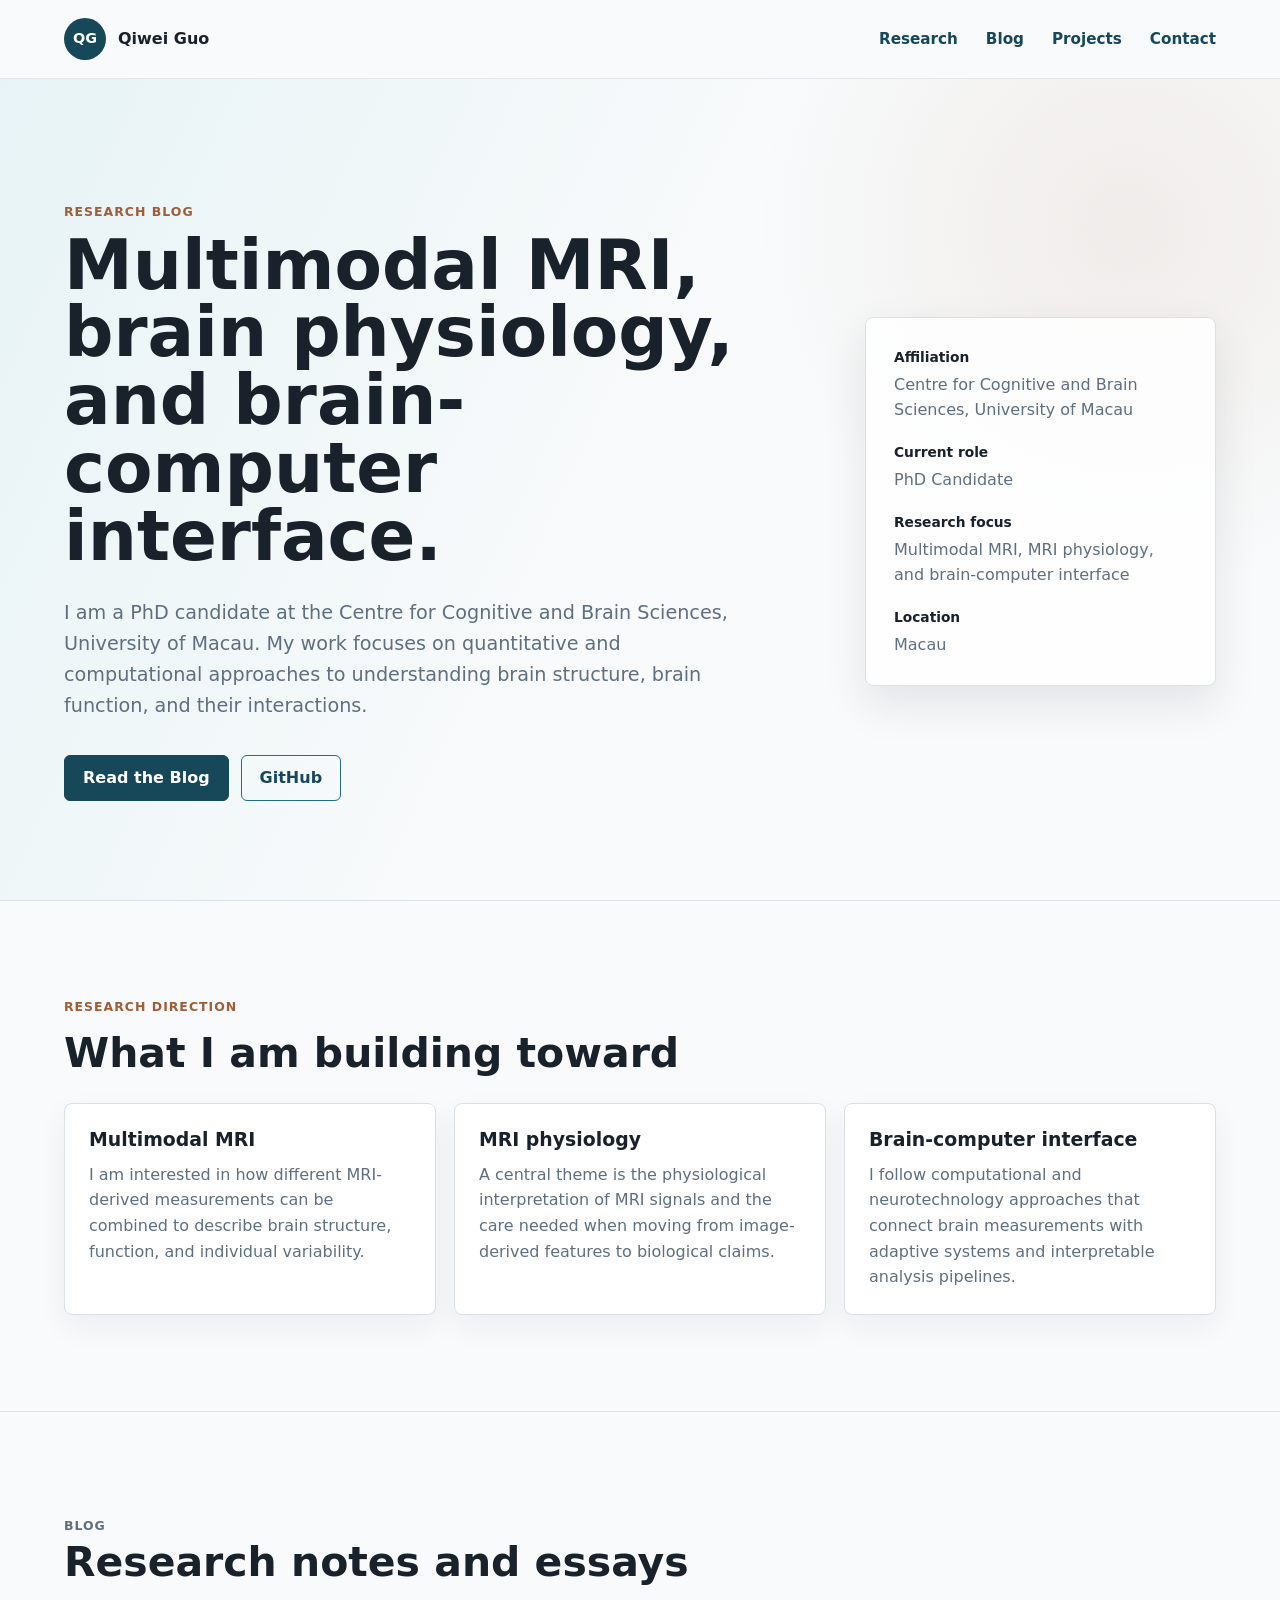
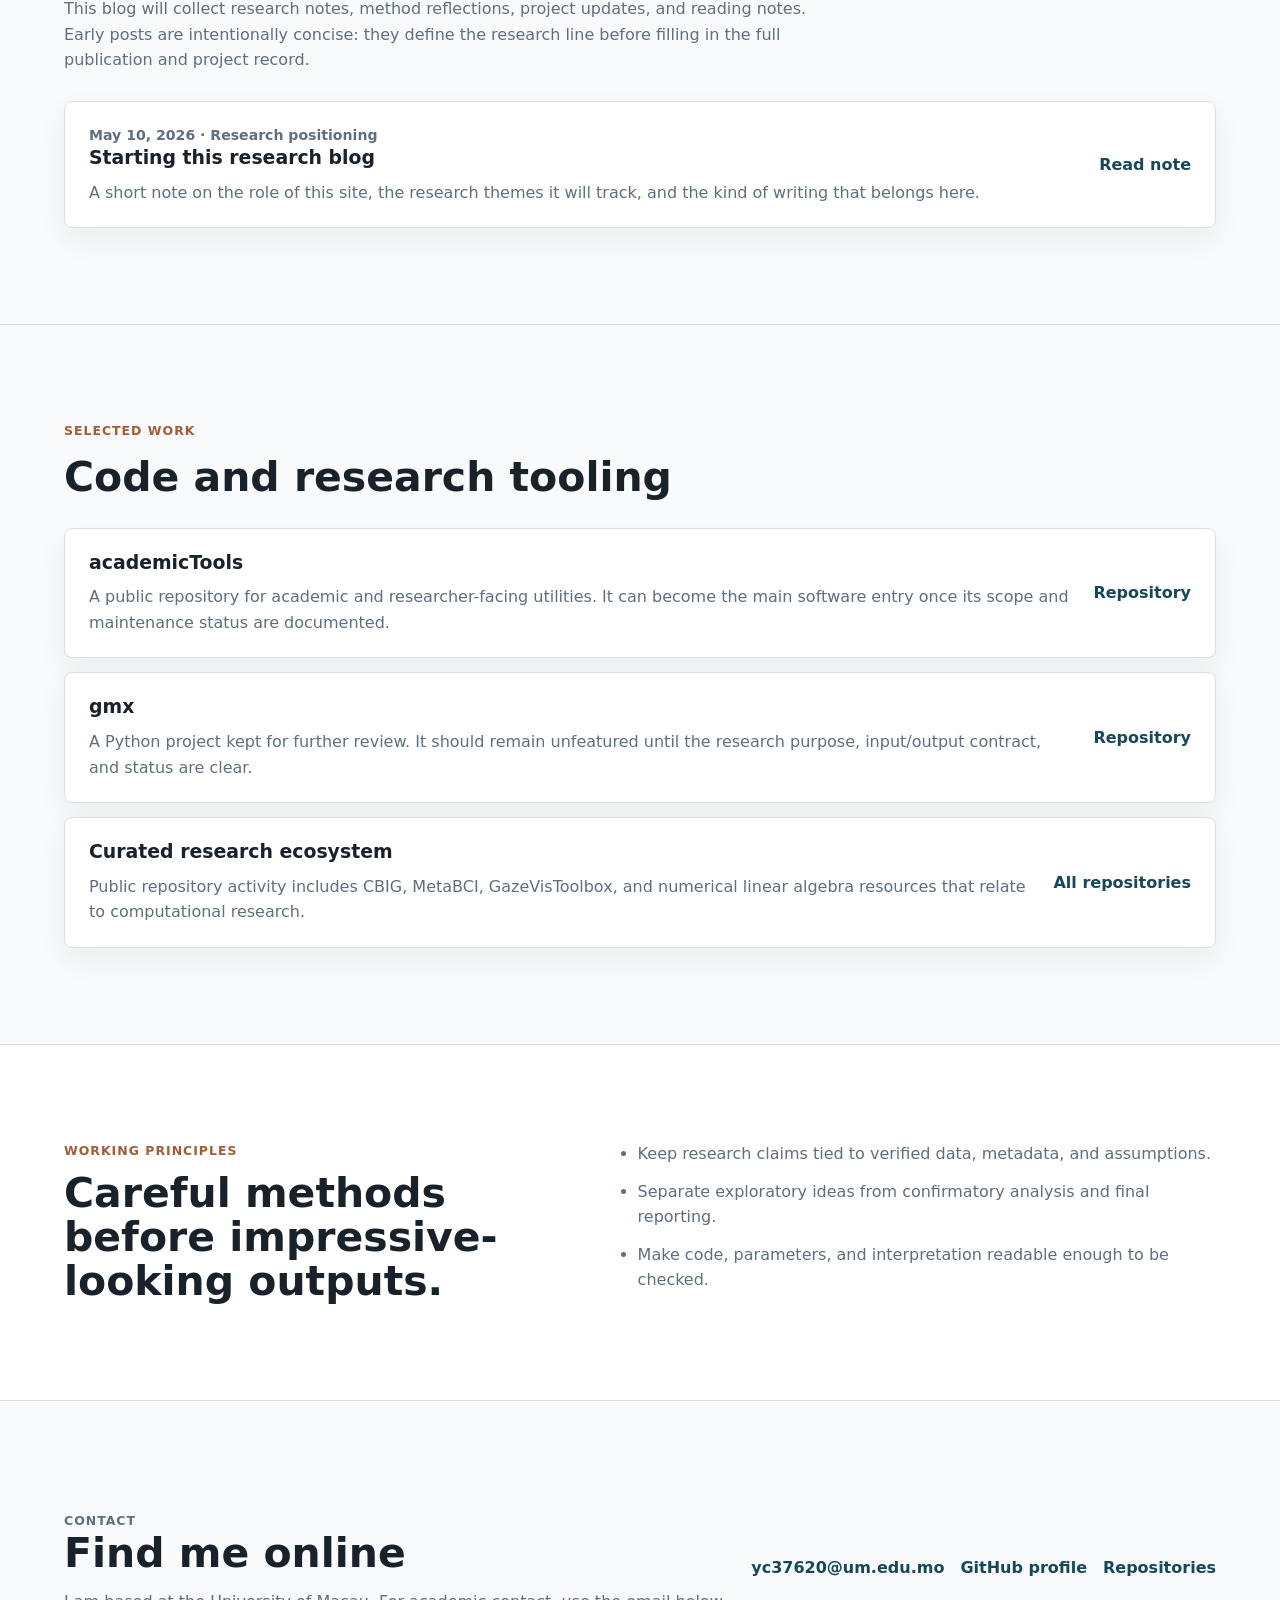
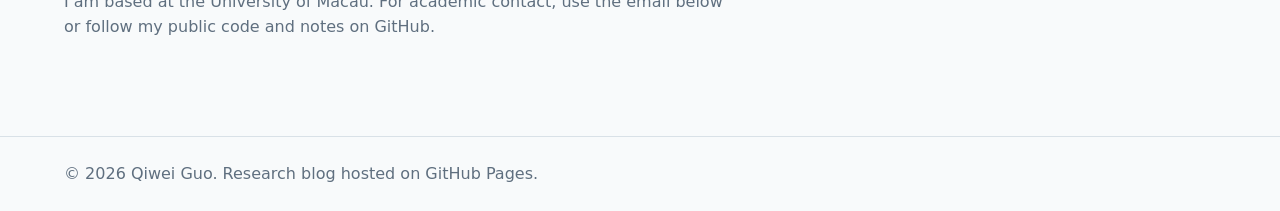
<file: index.html>
<!doctype html>
<html lang="en">
  <head>
    <meta charset="utf-8" />
    <meta name="viewport" content="width=device-width, initial-scale=1" />
    <meta
      name="description"
      content="Qiwei Guo's research blog on multimodal MRI, MRI physiology, brain-computer interface, and reproducible computational research."
    />
    <title>Qiwei Guo | Research Blog</title>
    <link rel="icon" href="favicon.svg" type="image/svg+xml" />
    <link rel="stylesheet" href="styles.css" />
  </head>
  <body>
    <header class="site-header">
      <a class="brand" href="#top" aria-label="Qiwei Guo research blog">
        <span class="brand-mark">QG</span>
        <span>Qiwei Guo</span>
      </a>
      <nav class="nav" aria-label="Primary navigation">
        <a href="#research">Research</a>
        <a href="#blog">Blog</a>
        <a href="#projects">Projects</a>
        <a href="#contact">Contact</a>
      </nav>
    </header>

    <main id="top">
      <section class="hero" aria-labelledby="hero-title">
        <div class="hero-copy">
          <p class="eyebrow">Research blog</p>
          <h1 id="hero-title">Multimodal MRI, brain physiology, and brain-computer interface.</h1>
          <p class="lead">
            I am a PhD candidate at the Centre for Cognitive and Brain Sciences,
            University of Macau. My work focuses on quantitative and computational
            approaches to understanding brain structure, brain function, and their
            interactions.
          </p>
          <div class="hero-actions" aria-label="Profile links">
            <a class="button primary" href="#blog">Read the Blog</a>
            <a class="button" href="https://github.com/qguo551">GitHub</a>
          </div>
        </div>
        <aside class="profile-panel" aria-label="Profile summary">
          <div>
            <span class="label">Affiliation</span>
            <p>Centre for Cognitive and Brain Sciences, University of Macau</p>
          </div>
          <div>
            <span class="label">Current role</span>
            <p>PhD Candidate</p>
          </div>
          <div>
            <span class="label">Research focus</span>
            <p>Multimodal MRI, MRI physiology, and brain-computer interface</p>
          </div>
          <div>
            <span class="label">Location</span>
            <p>Macau</p>
          </div>
        </aside>
      </section>

      <section id="research" class="section" aria-labelledby="research-title">
        <div class="section-heading">
          <p class="eyebrow">Research direction</p>
          <h2 id="research-title">What I am building toward</h2>
        </div>
        <div class="interest-grid">
          <article>
            <h3>Multimodal MRI</h3>
            <p>
              I am interested in how different MRI-derived measurements can be combined
              to describe brain structure, function, and individual variability.
            </p>
          </article>
          <article>
            <h3>MRI physiology</h3>
            <p>
              A central theme is the physiological interpretation of MRI signals and the
              care needed when moving from image-derived features to biological claims.
            </p>
          </article>
          <article>
            <h3>Brain-computer interface</h3>
            <p>
              I follow computational and neurotechnology approaches that connect brain
              measurements with adaptive systems and interpretable analysis pipelines.
            </p>
          </article>
        </div>
      </section>

      <section id="blog" class="section blog-section" aria-labelledby="blog-title">
        <div class="section-heading">
          <p class="eyebrow">Blog</p>
          <h2 id="blog-title">Research notes and essays</h2>
          <p>
            This blog will collect research notes, method reflections, project updates,
            and reading notes. Early posts are intentionally concise: they define the
            research line before filling in the full publication and project record.
          </p>
        </div>
        <div class="post-list">
          <article class="post-card">
            <div>
              <p class="post-meta">May 10, 2026 · Research positioning</p>
              <h3>Starting this research blog</h3>
              <p>
                A short note on the role of this site, the research themes it will track,
                and the kind of writing that belongs here.
              </p>
            </div>
            <a href="posts/2026-05-10-starting-this-research-blog.html">Read note</a>
          </article>
        </div>
      </section>

      <section id="projects" class="section" aria-labelledby="projects-title">
        <div class="section-heading">
          <p class="eyebrow">Selected work</p>
          <h2 id="projects-title">Code and research tooling</h2>
        </div>
        <div class="project-list">
          <article class="project-card">
            <div>
              <h3>academicTools</h3>
              <p>
                A public repository for academic and researcher-facing utilities. It can
                become the main software entry once its scope and maintenance status are
                documented.
              </p>
            </div>
            <a href="https://github.com/qguo551/academicTools">Repository</a>
          </article>
          <article class="project-card">
            <div>
              <h3>gmx</h3>
              <p>
                A Python project kept for further review. It should remain unfeatured
                until the research purpose, input/output contract, and status are clear.
              </p>
            </div>
            <a href="https://github.com/qguo551/gmx">Repository</a>
          </article>
          <article class="project-card">
            <div>
              <h3>Curated research ecosystem</h3>
              <p>
                Public repository activity includes CBIG, MetaBCI, GazeVisToolbox, and
                numerical linear algebra resources that relate to computational research.
              </p>
            </div>
            <a href="https://github.com/qguo551?tab=repositories">All repositories</a>
          </article>
        </div>
      </section>

      <section class="section split" aria-labelledby="principles-title">
        <div>
          <p class="eyebrow">Working principles</p>
          <h2 id="principles-title">Careful methods before impressive-looking outputs.</h2>
        </div>
        <ul class="principles">
          <li>Keep research claims tied to verified data, metadata, and assumptions.</li>
          <li>Separate exploratory ideas from confirmatory analysis and final reporting.</li>
          <li>Make code, parameters, and interpretation readable enough to be checked.</li>
        </ul>
      </section>

      <section id="contact" class="section contact" aria-labelledby="contact-title">
        <div>
          <p class="eyebrow">Contact</p>
          <h2 id="contact-title">Find me online</h2>
          <p>
            I am based at the University of Macau. For academic contact, use the email
            below or follow my public code and notes on GitHub.
          </p>
        </div>
        <div class="contact-links">
          <a href="mailto:yc37620@um.edu.mo">yc37620@um.edu.mo</a>
          <a href="https://github.com/qguo551">GitHub profile</a>
          <a href="https://github.com/qguo551?tab=repositories">Repositories</a>
        </div>
      </section>
    </main>

    <footer class="site-footer">
      <p>© 2026 Qiwei Guo. Research blog hosted on GitHub Pages.</p>
    </footer>
  </body>
</html>
</file>
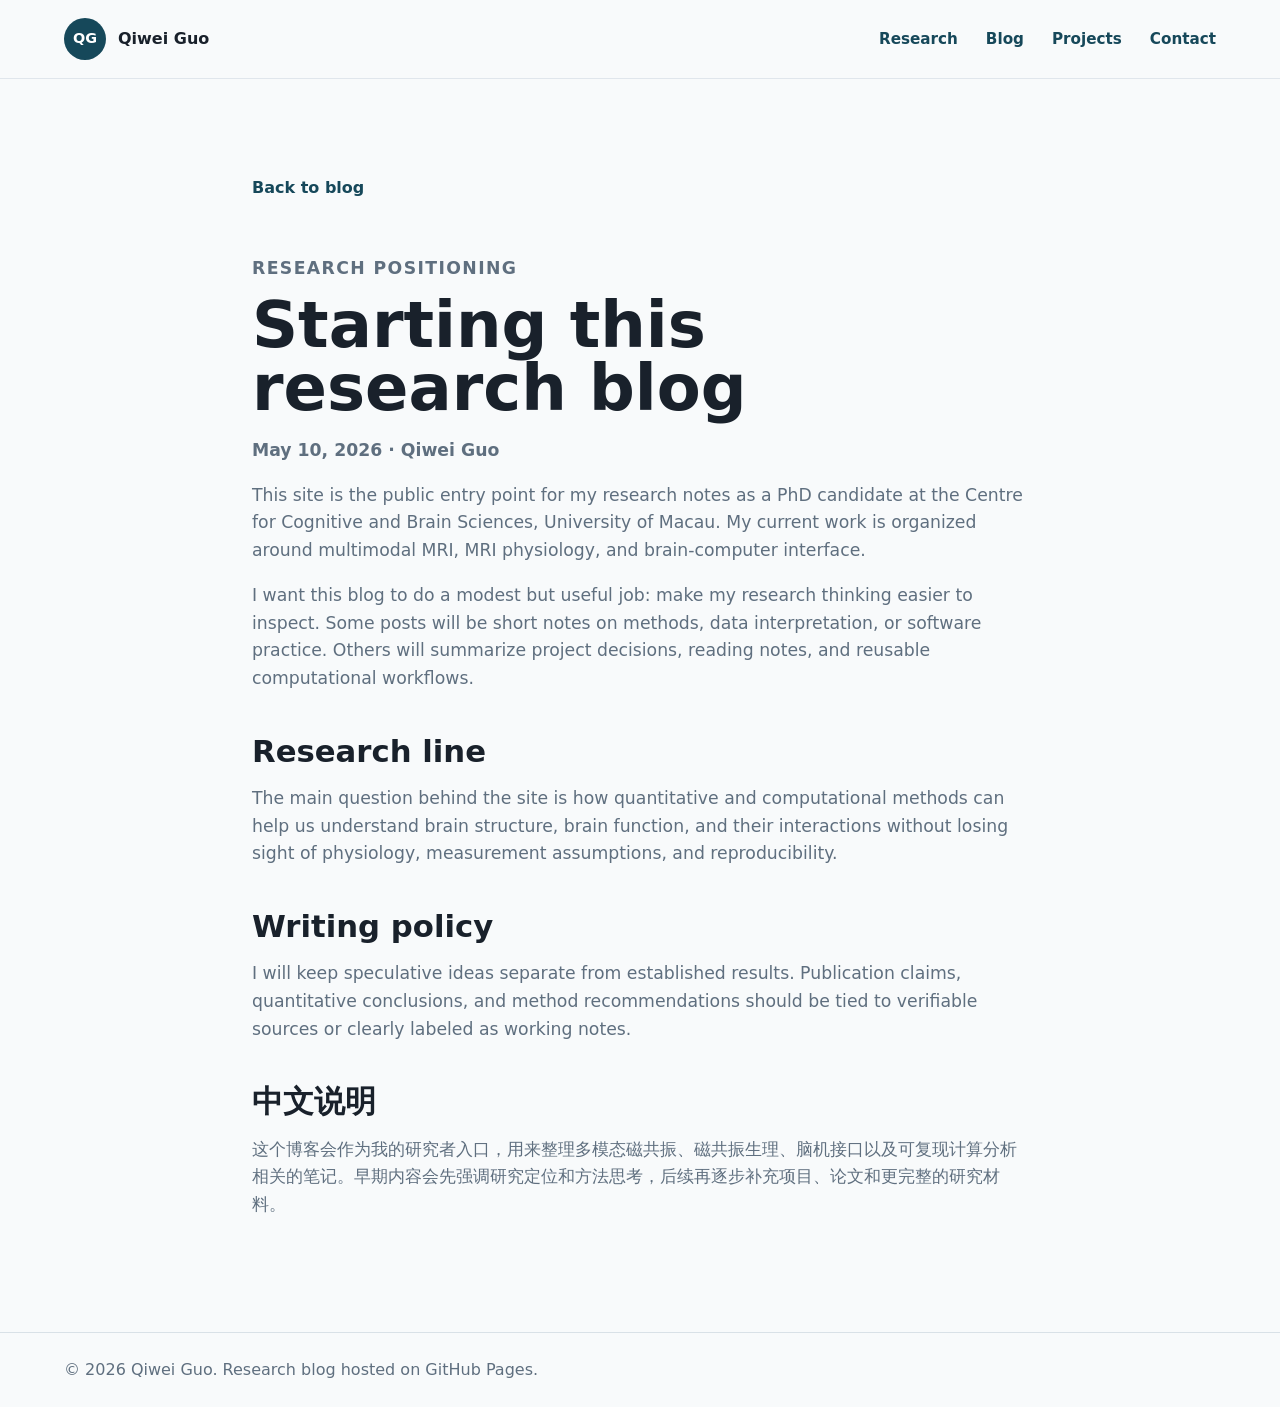
<file: posts/2026-05-10-starting-this-research-blog.html>
<!doctype html>
<html lang="en">
  <head>
    <meta charset="utf-8" />
    <meta name="viewport" content="width=device-width, initial-scale=1" />
    <meta
      name="description"
      content="Qiwei Guo introduces a research blog on multimodal MRI, MRI physiology, brain-computer interface, and reproducible computational research."
    />
    <title>Starting this research blog | Qiwei Guo</title>
    <link rel="icon" href="../favicon.svg" type="image/svg+xml" />
    <link rel="stylesheet" href="../styles.css" />
  </head>
  <body>
    <header class="site-header">
      <a class="brand" href="../index.html#top" aria-label="Qiwei Guo research blog">
        <span class="brand-mark">QG</span>
        <span>Qiwei Guo</span>
      </a>
      <nav class="nav" aria-label="Primary navigation">
        <a href="../index.html#research">Research</a>
        <a href="../index.html#blog">Blog</a>
        <a href="../index.html#projects">Projects</a>
        <a href="../index.html#contact">Contact</a>
      </nav>
    </header>

    <main>
      <article class="article">
        <a class="back-link" href="../index.html#blog">Back to blog</a>
        <p class="eyebrow">Research positioning</p>
        <h1>Starting this research blog</h1>
        <p class="article-meta">May 10, 2026 · Qiwei Guo</p>

        <p>
          This site is the public entry point for my research notes as a PhD candidate at
          the Centre for Cognitive and Brain Sciences, University of Macau. My current
          work is organized around multimodal MRI, MRI physiology, and brain-computer
          interface.
        </p>

        <p>
          I want this blog to do a modest but useful job: make my research thinking easier
          to inspect. Some posts will be short notes on methods, data interpretation, or
          software practice. Others will summarize project decisions, reading notes, and
          reusable computational workflows.
        </p>

        <h2>Research line</h2>
        <p>
          The main question behind the site is how quantitative and computational methods
          can help us understand brain structure, brain function, and their interactions
          without losing sight of physiology, measurement assumptions, and reproducibility.
        </p>

        <h2>Writing policy</h2>
        <p>
          I will keep speculative ideas separate from established results. Publication
          claims, quantitative conclusions, and method recommendations should be tied to
          verifiable sources or clearly labeled as working notes.
        </p>

        <h2>中文说明</h2>
        <p>
          这个博客会作为我的研究者入口，用来整理多模态磁共振、磁共振生理、脑机接口以及可复现计算分析相关的笔记。早期内容会先强调研究定位和方法思考，后续再逐步补充项目、论文和更完整的研究材料。
        </p>
      </article>
    </main>

    <footer class="site-footer">
      <p>© 2026 Qiwei Guo. Research blog hosted on GitHub Pages.</p>
    </footer>
  </body>
</html>
</file>
<file: styles.css>
:root {
  color-scheme: light;
  --ink: #19212b;
  --muted: #5f6f7f;
  --line: #d9e1e7;
  --paper: #f8fafb;
  --white: #ffffff;
  --accent: #256d85;
  --accent-dark: #16485a;
  --accent-soft: #e6f3f6;
  --warm: #a15c38;
  --shadow: 0 18px 44px rgba(26, 40, 52, 0.10);
  font-family:
    Inter, ui-sans-serif, system-ui, -apple-system, BlinkMacSystemFont, "Segoe UI",
    sans-serif;
}

* {
  box-sizing: border-box;
}

html {
  scroll-behavior: smooth;
}

body {
  margin: 0;
  color: var(--ink);
  background: var(--paper);
  line-height: 1.6;
}

a {
  color: inherit;
}

.site-header {
  position: sticky;
  top: 0;
  z-index: 20;
  display: flex;
  align-items: center;
  justify-content: space-between;
  gap: 24px;
  padding: 18px clamp(20px, 5vw, 72px);
  border-bottom: 1px solid rgba(217, 225, 231, 0.78);
  background: rgba(248, 250, 251, 0.92);
  backdrop-filter: blur(18px);
}

.brand,
.nav,
.hero-actions,
.contact-links {
  display: flex;
  align-items: center;
}

.brand {
  gap: 12px;
  text-decoration: none;
  font-weight: 700;
}

.brand-mark {
  display: grid;
  width: 42px;
  height: 42px;
  place-items: center;
  border-radius: 50%;
  color: var(--white);
  background: var(--accent-dark);
  font-size: 0.9rem;
  letter-spacing: 0;
}

.nav {
  gap: clamp(12px, 3vw, 28px);
  font-size: 0.95rem;
}

.nav a,
.contact-links a,
.project-card a,
.post-card a,
.back-link {
  color: var(--accent-dark);
  text-decoration: none;
  font-weight: 700;
}

.nav a:hover,
.contact-links a:hover,
.project-card a:hover,
.post-card a:hover,
.back-link:hover {
  text-decoration: underline;
  text-underline-offset: 4px;
}

.hero {
  display: grid;
  grid-template-columns: minmax(0, 1.35fr) minmax(280px, 0.65fr);
  gap: clamp(28px, 6vw, 72px);
  align-items: center;
  min-height: calc(100vh - 79px);
  padding: clamp(52px, 9vw, 108px) clamp(20px, 5vw, 72px) clamp(42px, 8vw, 84px);
  background:
    linear-gradient(115deg, rgba(230, 243, 246, 0.95), rgba(248, 250, 251, 0.45) 48%),
    radial-gradient(circle at 88% 18%, rgba(161, 92, 56, 0.16), transparent 28%),
    var(--paper);
}

.hero-copy {
  max-width: 860px;
}

.eyebrow {
  margin: 0 0 10px;
  color: var(--warm);
  font-size: 0.78rem;
  font-weight: 800;
  letter-spacing: 0.08em;
  text-transform: uppercase;
}

h1,
h2,
h3,
p {
  overflow-wrap: anywhere;
  word-break: normal;
}

h1 {
  max-width: 900px;
  margin: 0;
  font-size: clamp(3rem, 5.4vw, 5.9rem);
  line-height: 0.98;
  letter-spacing: 0;
}

h2 {
  margin: 0;
  font-size: clamp(2rem, 3.2vw, 3.2rem);
  line-height: 1.08;
  letter-spacing: 0;
}

h3 {
  margin: 0 0 10px;
  font-size: 1.18rem;
  line-height: 1.25;
}

.lead {
  max-width: 680px;
  margin: 28px 0 0;
  color: var(--muted);
  font-size: 1.2rem;
}

.hero-actions {
  flex-wrap: wrap;
  gap: 12px;
  margin-top: 34px;
}

.button {
  display: inline-flex;
  align-items: center;
  justify-content: center;
  min-height: 46px;
  padding: 0 18px;
  border: 1px solid var(--accent);
  border-radius: 6px;
  color: var(--accent-dark);
  background: transparent;
  text-decoration: none;
  font-weight: 800;
}

.button.primary {
  color: var(--white);
  background: var(--accent-dark);
  border-color: var(--accent-dark);
}

.profile-panel {
  display: grid;
  gap: 18px;
  padding: 28px;
  border: 1px solid var(--line);
  border-radius: 8px;
  background: rgba(255, 255, 255, 0.86);
  box-shadow: var(--shadow);
}

.profile-panel p,
.interest-grid p,
.project-card p,
.post-card p,
.contact p,
.principles {
  margin: 0;
  color: var(--muted);
}

.label {
  display: block;
  margin-bottom: 4px;
  color: var(--ink);
  font-size: 0.86rem;
  font-weight: 800;
}

.section {
  padding: clamp(52px, 8vw, 96px) clamp(20px, 5vw, 72px);
  border-top: 1px solid var(--line);
}

.section-heading {
  display: grid;
  gap: 4px;
  max-width: 760px;
  margin-bottom: 28px;
}

.interest-grid {
  display: grid;
  grid-template-columns: repeat(3, minmax(0, 1fr));
  gap: 18px;
}

.interest-grid article,
.project-card {
  border: 1px solid var(--line);
  border-radius: 8px;
  background: var(--white);
  box-shadow: 0 12px 30px rgba(26, 40, 52, 0.06);
}

.interest-grid article {
  padding: 24px;
}

.project-list {
  display: grid;
  gap: 14px;
}

.project-card,
.post-card {
  display: grid;
  grid-template-columns: minmax(0, 1fr) auto;
  gap: 20px;
  align-items: center;
  padding: 22px 24px;
}

.blog-section .section-heading p {
  margin: 8px 0 0;
  color: var(--muted);
}

.post-list {
  display: grid;
  gap: 14px;
}

.post-card {
  border: 1px solid var(--line);
  border-radius: 8px;
  background: var(--white);
  box-shadow: 0 12px 30px rgba(26, 40, 52, 0.06);
}

.post-meta,
.article-meta {
  color: var(--warm);
  font-size: 0.88rem;
  font-weight: 800;
}

.article {
  max-width: 860px;
  margin: 0 auto;
  padding: clamp(52px, 8vw, 96px) clamp(20px, 5vw, 42px);
}

.article h1 {
  margin-top: 12px;
  font-size: clamp(2.6rem, 5vw, 4.8rem);
}

.article h2 {
  margin-top: 42px;
  font-size: clamp(1.55rem, 2.4vw, 2.2rem);
}

.article p {
  color: var(--muted);
  font-size: 1.08rem;
}

.article .eyebrow {
  margin-top: 28px;
}

.back-link {
  display: inline-flex;
  margin-bottom: 26px;
}

.split {
  display: grid;
  grid-template-columns: minmax(0, 0.9fr) minmax(280px, 1.1fr);
  gap: clamp(24px, 5vw, 72px);
  align-items: start;
  background: var(--white);
}

.principles {
  display: grid;
  gap: 12px;
  padding-left: 20px;
}

.contact {
  display: grid;
  grid-template-columns: minmax(0, 1fr) auto;
  gap: 24px;
  align-items: center;
}

.contact p {
  max-width: 720px;
  margin-top: 14px;
}

.contact-links {
  flex-wrap: wrap;
  gap: 16px;
}

.site-footer {
  padding: 24px clamp(20px, 5vw, 72px);
  color: var(--muted);
  border-top: 1px solid var(--line);
}

.site-footer p {
  margin: 0;
}

@media (max-width: 860px) {
  .site-header,
  .hero,
  .split,
  .contact {
    grid-template-columns: 1fr;
  }

  .site-header {
    display: grid;
    gap: 14px;
  }

  .hero {
    min-height: auto;
  }

  .interest-grid {
    grid-template-columns: 1fr;
  }

  .project-card,
  .post-card {
    grid-template-columns: 1fr;
  }
}

@media (max-width: 520px) {
  .nav {
    width: 100%;
    justify-content: space-between;
    gap: 10px;
    font-size: 0.84rem;
  }

  h1 {
    font-size: 2.18rem;
    line-height: 1.04;
  }

  .lead {
    font-size: 1.04rem;
  }

  .profile-panel,
  .interest-grid article,
  .project-card,
  .post-card {
    padding: 20px;
  }
}
</file>
